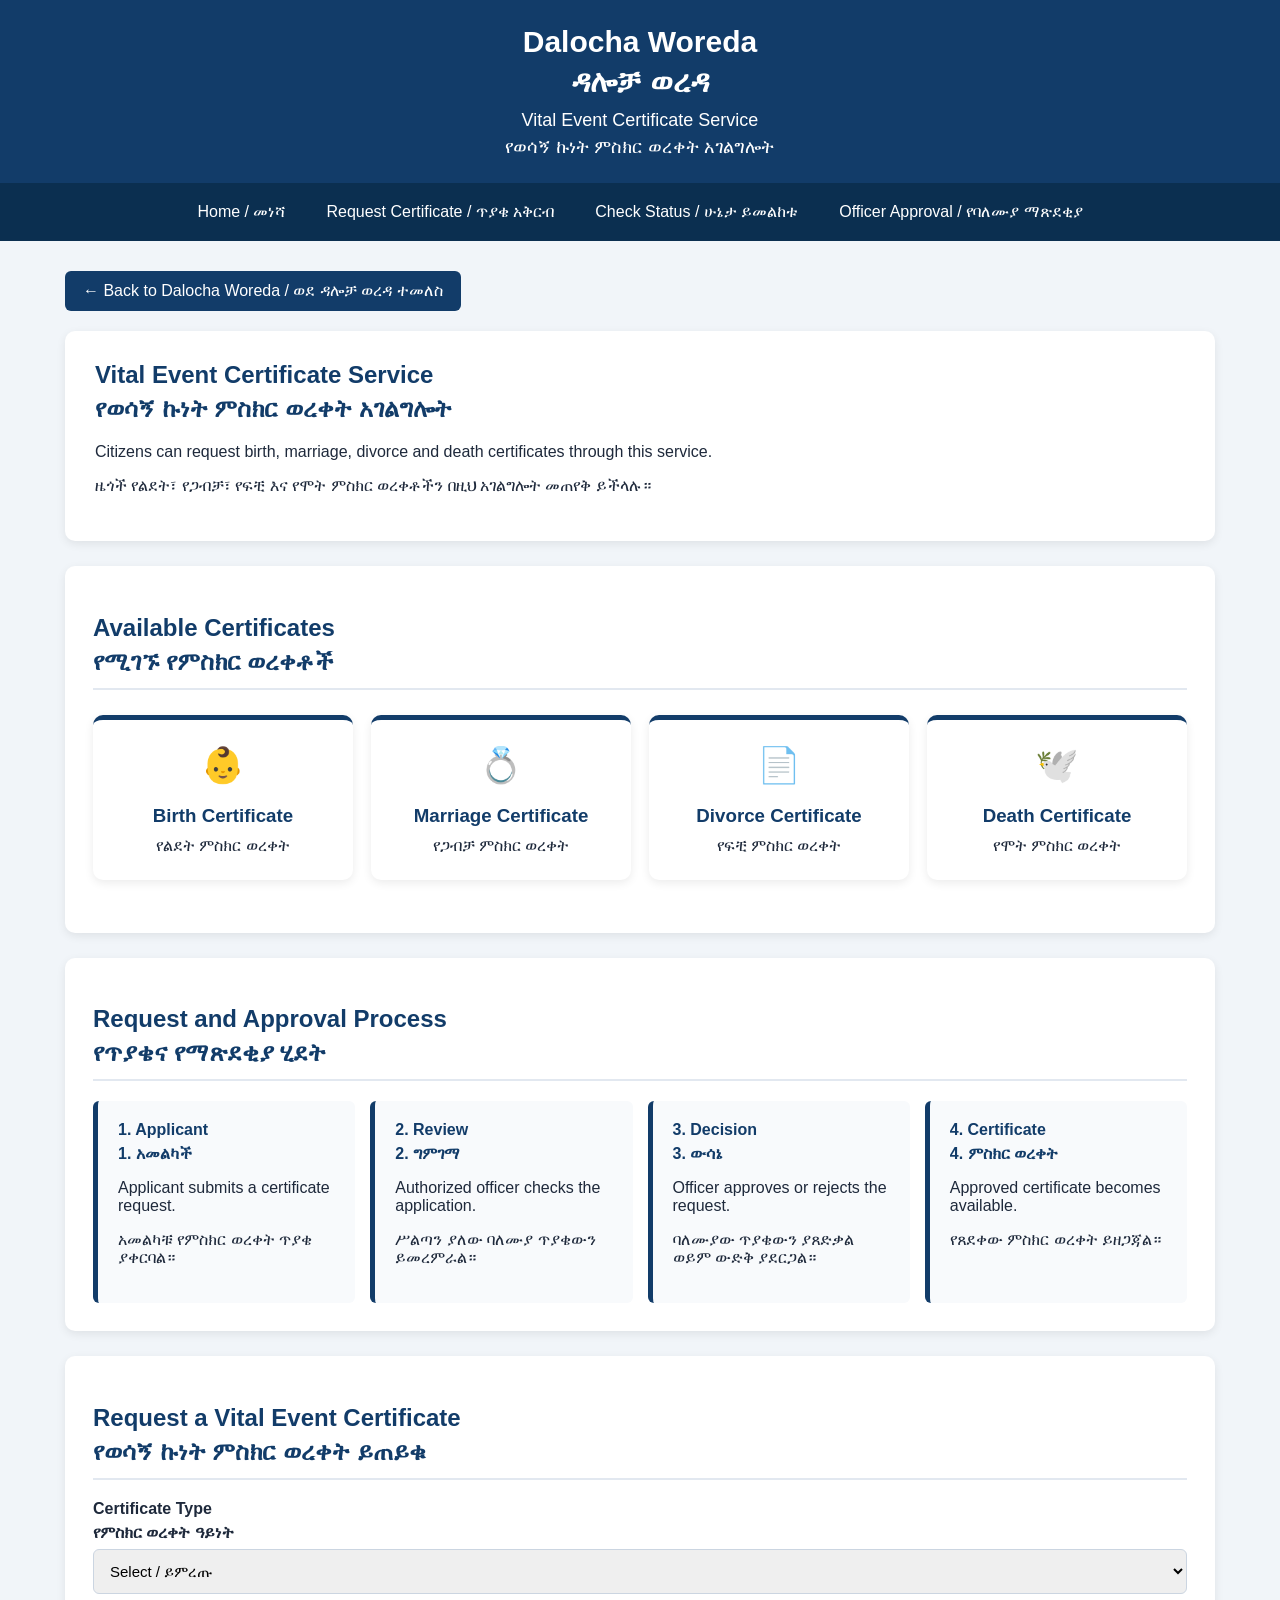
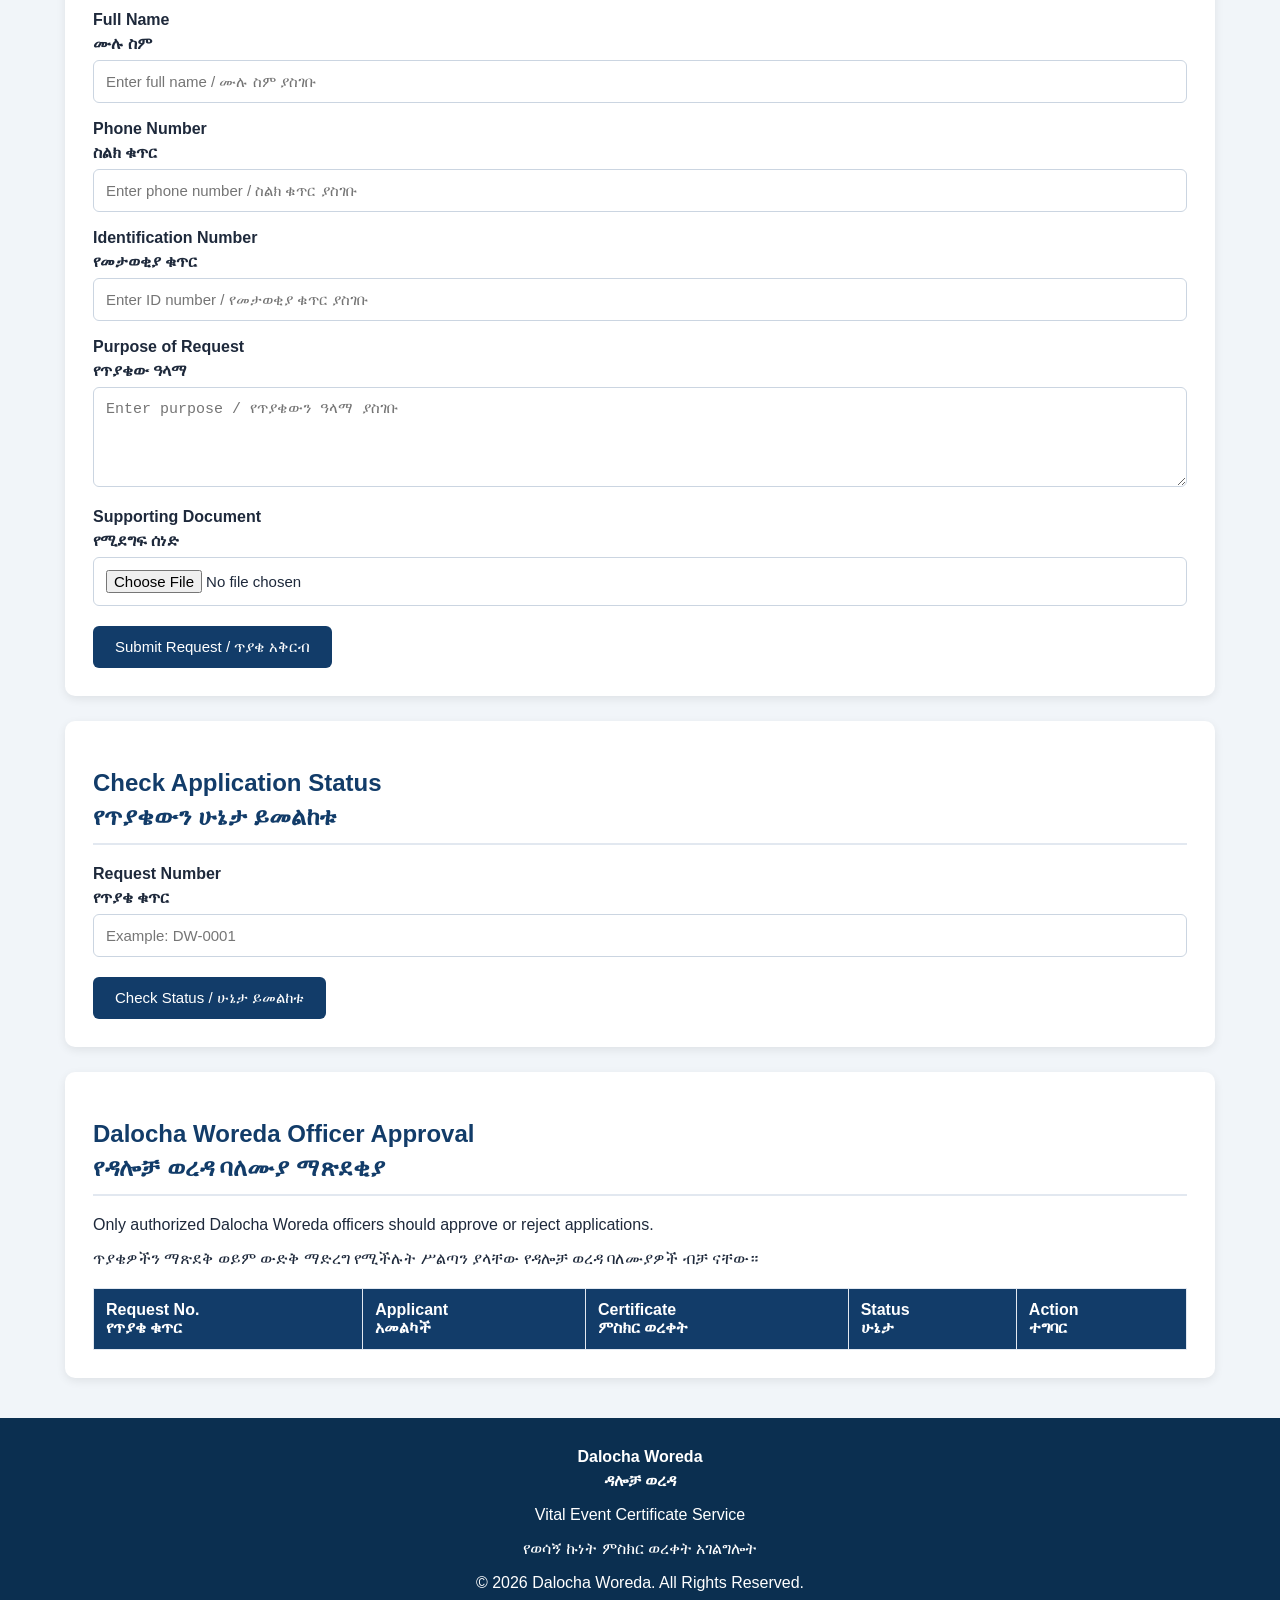
<file: vital-events.html>
<!DOCTYPE html>
<html lang="en">

<head>
  <meta charset="UTF-8">
  <meta name="viewport" content="width=device-width, initial-scale=1.0">

  <title>
    Dalocha Woreda Vital Event Certificate Service |
    የዳሎቻ ወረዳ የወሳኝ ኩነት ምስክር ወረቀት አገልግሎት
  </title>

  <style>

    * {
      box-sizing: border-box;
    }

    body {
      margin: 0;
      font-family: Arial, "Noto Sans Ethiopic", "Abyssinica SIL", sans-serif;
      background: #f1f5f9;
      color: #1e293b;
    }

    /* HEADER */

    header {
      background: #123c69;
      color: white;
      padding: 25px;
      text-align: center;
    }

    header h1 {
      margin: 0;
      font-size: 30px;
    }

    header p {
      margin: 10px 0 0;
      font-size: 18px;
    }

    .am {
      display: block;
      margin-top: 6px;
    }

    /* NAVIGATION */

    nav {
      background: #0b2f50;
      display: flex;
      justify-content: center;
      flex-wrap: wrap;
      gap: 5px;
      padding: 10px;
    }

    nav a {
      color: white;
      text-decoration: none;
      padding: 10px 18px;
      border-radius: 5px;
      transition: 0.2s;
    }

    nav a:hover {
      background: #1d5d91;
    }

    /* CONTAINER */

    .container {
      width: 94%;
      max-width: 1150px;
      margin: 30px auto;
    }

    /* BACK BUTTON */

    .back-home {
      display: inline-block;
      background: #123c69;
      color: white;
      padding: 11px 18px;
      border-radius: 6px;
      text-decoration: none;
      margin-bottom: 20px;
    }

    .back-home:hover {
      background: #0b2f50;
    }

    /* WELCOME */

    .welcome {
      background: white;
      padding: 30px;
      border-radius: 10px;
      box-shadow: 0 3px 10px rgba(0,0,0,0.08);
      margin-bottom: 25px;
    }

    .welcome h2 {
      color: #123c69;
      margin-top: 0;
    }

    /* CARDS */

    .cards {
      display: grid;
      grid-template-columns: repeat(auto-fit, minmax(210px, 1fr));
      gap: 18px;
      margin: 25px 0;
    }

    .card {
      background: white;
      padding: 25px;
      border-radius: 10px;
      text-align: center;
      box-shadow: 0 3px 10px rgba(0,0,0,0.08);
      border-top: 5px solid #123c69;
    }

    .card h3 {
      color: #123c69;
      margin-bottom: 10px;
    }

    .card-icon {
      font-size: 35px;
      color: #123c69;
      margin-bottom: 10px;
    }

    /* SECTIONS */

    .section {
      background: white;
      padding: 28px;
      margin: 25px 0;
      border-radius: 10px;
      box-shadow: 0 3px 10px rgba(0,0,0,0.08);
    }

    .section h2 {
      color: #123c69;
      border-bottom: 2px solid #e2e8f0;
      padding-bottom: 12px;
    }

    /* WORKFLOW */

    .workflow {
      display: grid;
      grid-template-columns: repeat(auto-fit, minmax(190px, 1fr));
      gap: 15px;
      margin-top: 20px;
    }

    .workflow-step {
      background: #f8fafc;
      border-left: 5px solid #123c69;
      padding: 20px;
      border-radius: 6px;
    }

    .workflow-step strong {
      color: #123c69;
      display: block;
      margin-bottom: 8px;
    }

    /* FORMS */

    label {
      display: block;
      margin-top: 17px;
      font-weight: bold;
    }

    input,
    select,
    textarea {
      width: 100%;
      padding: 12px;
      margin-top: 7px;
      border: 1px solid #cbd5e1;
      border-radius: 6px;
      font-size: 15px;
    }

    textarea {
      min-height: 100px;
      resize: vertical;
    }

    input:focus,
    select:focus,
    textarea:focus {
      outline: none;
      border-color: #123c69;
      box-shadow: 0 0 0 2px rgba(18,60,105,0.1);
    }

    /* BUTTONS */

    button {
      border: none;
      padding: 12px 22px;
      border-radius: 6px;
      color: white;
      font-size: 15px;
      cursor: pointer;
      margin-top: 20px;
    }

    .btn-primary {
      background: #123c69;
    }

    .btn-primary:hover {
      background: #0b2f50;
    }

    .btn-success {
      background: #198754;
    }

    .btn-success:hover {
      background: #146c43;
    }

    .btn-danger {
      background: #dc3545;
      margin-left: 8px;
    }

    .btn-danger:hover {
      background: #bb2d3b;
    }

    /* STATUS */

    .status {
      display: inline-block;
      padding: 7px 13px;
      border-radius: 20px;
      background: #fff3cd;
      color: #856404;
      font-weight: bold;
    }

    .status.approved {
      background: #d1e7dd;
      color: #0f5132;
    }

    .status.rejected {
      background: #f8d7da;
      color: #842029;
    }

    /* RESULT */

    .result {
      display: none;
      margin-top: 20px;
      padding: 18px;
      border-radius: 7px;
      background: #d1e7dd;
      color: #0f5132;
      border-left: 5px solid #198754;
    }

    /* TABLE */

    table {
      width: 100%;
      border-collapse: collapse;
      margin-top: 20px;
    }

    th,
    td {
      border: 1px solid #e2e8f0;
      padding: 12px;
      text-align: left;
    }

    th {
      background: #123c69;
      color: white;
    }

    tr:nth-child(even) {
      background: #f8fafc;
    }

    /* CERTIFICATE */

    #certificate {
      display: none;
    }

    .certificate {
      border: 8px double #123c69;
      padding: 35px;
      text-align: center;
      background: white;
    }

    .certificate h1 {
      color: #123c69;
      margin-bottom: 5px;
    }

    .certificate h2 {
      color: #333;
    }

    .certificate-number {
      font-size: 20px;
      font-weight: bold;
      color: #123c69;
      margin: 20px;
    }

    .certificate-info {
      text-align: left;
      max-width: 650px;
      margin: 25px auto;
      line-height: 2;
    }

    .print-button {
      background: #123c69;
      margin-bottom: 25px;
    }

    /* FOOTER */

    footer {
      background: #0b2f50;
      color: white;
      text-align: center;
      padding: 30px;
      margin-top: 40px;
    }

    /* MOBILE */

    @media (max-width: 650px) {

      header h1 {
        font-size: 23px;
      }

      header p {
        font-size: 15px;
      }

      .container {
        width: 92%;
      }

      table {
        font-size: 12px;
      }

      th,
      td {
        padding: 8px;
      }

      .btn-danger {
        margin-left: 0;
      }

    }

    /* PRINT */

    @media print {

      body * {
        visibility: hidden;
      }

      #certificate,
      #certificate * {
        visibility: visible;
      }

      #certificate {
        display: block;
        position: absolute;
        left: 0;
        top: 0;
        width: 100%;
      }

      .print-button {
        display: none;
      }

    }

  </style>
</head>


<body>

<!-- HEADER -->

<header>

  <h1>
    Dalocha Woreda
    <span class="am">ዳሎቻ ወረዳ</span>
  </h1>

  <p>
    Vital Event Certificate Service
    <span class="am">
      የወሳኝ ኩነት ምስክር ወረቀት አገልግሎት
    </span>
  </p>

</header>


<!-- NAVIGATION -->

<nav>

  <a href="index.html">
    Home / መነሻ
  </a>

  <a href="#request">
    Request Certificate / ጥያቄ አቅርብ
  </a>

  <a href="#status">
    Check Status / ሁኔታ ይመልከቱ
  </a>

  <a href="#approval">
    Officer Approval / የባለሙያ ማጽደቂያ
  </a>

</nav>


<div class="container">

  <a href="index.html" class="back-home">
    ← Back to Dalocha Woreda / ወደ ዳሎቻ ወረዳ ተመለስ
  </a>


  <!-- WELCOME -->

  <section class="welcome">

    <h2>
      Vital Event Certificate Service
      <span class="am">
        የወሳኝ ኩነት ምስክር ወረቀት አገልግሎት
      </span>
    </h2>

    <p>
      Citizens can request birth, marriage, divorce and death
      certificates through this service.
    </p>

    <p class="am">
      ዜጎች የልደት፣ የጋብቻ፣ የፍቺ እና የሞት ምስክር
      ወረቀቶችን በዚህ አገልግሎት መጠየቅ ይችላሉ።
    </p>

  </section>


  <!-- CERTIFICATE TYPES -->

  <section class="section">

    <h2>
      Available Certificates
      <span class="am">የሚገኙ የምስክር ወረቀቶች</span>
    </h2>

    <div class="cards">

      <div class="card">

        <div class="card-icon">👶</div>

        <h3>
          Birth Certificate
        </h3>

        <span class="am">
          የልደት ምስክር ወረቀት
        </span>

      </div>


      <div class="card">

        <div class="card-icon">💍</div>

        <h3>
          Marriage Certificate
        </h3>

        <span class="am">
          የጋብቻ ምስክር ወረቀት
        </span>

      </div>


      <div class="card">

        <div class="card-icon">📄</div>

        <h3>
          Divorce Certificate
        </h3>

        <span class="am">
          የፍቺ ምስክር ወረቀት
        </span>

      </div>


      <div class="card">

        <div class="card-icon">🕊️</div>

        <h3>
          Death Certificate
        </h3>

        <span class="am">
          የሞት ምስክር ወረቀት
        </span>

      </div>

    </div>

  </section>


  <!-- WORKFLOW -->

  <section class="section">

    <h2>
      Request and Approval Process
      <span class="am">
        የጥያቄና የማጽደቂያ ሂደት
      </span>
    </h2>

    <div class="workflow">

      <div class="workflow-step">

        <strong>
          1. Applicant
          <span class="am">1. አመልካች</span>
        </strong>

        <p>
          Applicant submits a certificate request.
        </p>

        <p class="am">
          አመልካቹ የምስክር ወረቀት ጥያቄ ያቀርባል።
        </p>

      </div>


      <div class="workflow-step">

        <strong>
          2. Review
          <span class="am">2. ግምገማ</span>
        </strong>

        <p>
          Authorized officer checks the application.
        </p>

        <p class="am">
          ሥልጣን ያለው ባለሙያ ጥያቄውን ይመረምራል።
        </p>

      </div>


      <div class="workflow-step">

        <strong>
          3. Decision
          <span class="am">3. ውሳኔ</span>
        </strong>

        <p>
          Officer approves or rejects the request.
        </p>

        <p class="am">
          ባለሙያው ጥያቄውን ያጸድቃል ወይም ውድቅ ያደርጋል።
        </p>

      </div>


      <div class="workflow-step">

        <strong>
          4. Certificate
          <span class="am">4. ምስክር ወረቀት</span>
        </strong>

        <p>
          Approved certificate becomes available.
        </p>

        <p class="am">
          የጸደቀው ምስክር ወረቀት ይዘጋጃል።
        </p>

      </div>

    </div>

  </section>


  <!-- REQUEST -->

  <section id="request" class="section">

    <h2>
      Request a Vital Event Certificate
      <span class="am">
        የወሳኝ ኩነት ምስክር ወረቀት ይጠይቁ
      </span>
    </h2>


    <form id="requestForm">

      <label>
        Certificate Type
        <span class="am">
          የምስክር ወረቀት ዓይነት
        </span>
      </label>

      <select id="certificateType" required>

        <option value="">
          Select / ይምረጡ
        </option>

        <option value="Birth Certificate">
          Birth Certificate / የልደት ምስክር ወረቀት
        </option>

        <option value="Marriage Certificate">
          Marriage Certificate / የጋብቻ ምስክር ወረቀት
        </option>

        <option value="Divorce Certificate">
          Divorce Certificate / የፍቺ ምስክር ወረቀት
        </option>

        <option value="Death Certificate">
          Death Certificate / የሞት ምስክር ወረቀት
        </option>

      </select>


      <label>
        Full Name
        <span class="am">
          ሙሉ ስም
        </span>
      </label>

      <input
        type="text"
        id="fullName"
        placeholder="Enter full name / ሙሉ ስም ያስገቡ"
        required
      >


      <label>
        Phone Number
        <span class="am">
          ስልክ ቁጥር
        </span>
      </label>

      <input
        type="tel"
        id="phone"
        placeholder="Enter phone number / ስልክ ቁጥር ያስገቡ"
        required
      >


      <label>
        Identification Number
        <span class="am">
          የመታወቂያ ቁጥር
        </span>
      </label>

      <input
        type="text"
        id="idNumber"
        placeholder="Enter ID number / የመታወቂያ ቁጥር ያስገቡ"
        required
      >


      <label>
        Purpose of Request
        <span class="am">
          የጥያቄው ዓላማ
        </span>
      </label>

      <textarea
        id="reason"
        placeholder="Enter purpose / የጥያቄውን ዓላማ ያስገቡ"
        required
      ></textarea>


      <label>
        Supporting Document
        <span class="am">
          የሚደግፍ ሰነድ
        </span>
      </label>

      <input type="file" id="document">


      <button type="submit" class="btn-primary">
        Submit Request / ጥያቄ አቅርብ
      </button>

    </form>


    <div id="requestResult" class="result">

      <strong>
        Request Submitted Successfully!
      </strong>

      <span class="am">
        ጥያቄዎ በተሳካ ሁኔታ ተመዝግቧል!
      </span>

      <br><br>

      Your Request Number:
      <strong id="generatedNumber"></strong>

      <span class="am">
        የጥያቄዎ ቁጥር
      </span>

      <br><br>

      Please keep this number to check your application status.

      <span class="am">
        የጥያቄዎን ሁኔታ ለመከታተል ይህን ቁጥር ይያዙ።
      </span>

    </div>

  </section>


  <!-- STATUS -->

  <section id="status" class="section">

    <h2>
      Check Application Status
      <span class="am">
        የጥያቄውን ሁኔታ ይመልከቱ
      </span>
    </h2>


    <label>
      Request Number
      <span class="am">
        የጥያቄ ቁጥር
      </span>
    </label>

    <input
      type="text"
      id="requestNumber"
      placeholder="Example: DW-0001"
    >


    <button
      class="btn-primary"
      onclick="checkStatus()"
    >
      Check Status / ሁኔታ ይመልከቱ
    </button>


    <div id="statusResult" class="result"></div>

  </section>


  <!-- OFFICER APPROVAL -->

  <section id="approval" class="section">

    <h2>
      Dalocha Woreda Officer Approval
      <span class="am">
        የዳሎቻ ወረዳ ባለሙያ ማጽደቂያ
      </span>
    </h2>


    <p>
      Only authorized Dalocha Woreda officers should approve or reject
      applications.
    </p>

    <p class="am">
      ጥያቄዎችን ማጽደቅ ወይም ውድቅ ማድረግ የሚችሉት
      ሥልጣን ያላቸው የዳሎቻ ወረዳ ባለሙያዎች ብቻ ናቸው።
    </p>


    <table>

      <thead>

        <tr>

          <th>
            Request No.
            <br>
            የጥያቄ ቁጥር
          </th>

          <th>
            Applicant
            <br>
            አመልካች
          </th>

          <th>
            Certificate
            <br>
            ምስክር ወረቀት
          </th>

          <th>
            Status
            <br>
            ሁኔታ
          </th>

          <th>
            Action
            <br>
            ተግባር
          </th>

        </tr>

      </thead>


      <tbody id="approvalTable">

      </tbody>

    </table>

  </section>


  <!-- CERTIFICATE -->

  <section id="certificate" class="section">

    <div class="certificate">

      <button
        class="print-button"
        onclick="window.print()"
      >
        Print Certificate / ምስክር ወረቀት አትም
      </button>


      <h1>
        DALOCHA WOREDA
      </h1>

      <h2>
        ዳሎቻ ወረዳ
      </h2>


      <h2>
        Vital Event Certificate
      </h2>

      <h2>
        የወሳኝ ኩነት ምስክር ወረቀት
      </h2>


      <div class="certificate-number">

        Certificate No:
        <span id="certificateNumber"></span>

      </div>


      <div class="certificate-info">

        <p>
          <strong>Applicant Name:</strong>
          <span id="certificateName"></span>
        </p>

        <p>
          <strong>Certificate Type:</strong>
          <span id="certificateTypeResult"></span>
        </p>

        <p>
          <strong>Identification Number:</strong>
          <span id="certificateId"></span>
        </p>

        <p>
          <strong>Phone:</strong>
          <span id="certificatePhone"></span>
        </p>

        <p>
          <strong>Issue Date:</strong>
          <span id="certificateDate"></span>
        </p>

      </div>


      <h3>
        Authorized by Dalocha Woreda
      </h3>

      <p class="am">
        በዳሎቻ ወረዳ የተፈቀደ
      </p>

    </div>

  </section>

</div>


<!-- FOOTER -->

<footer>

  <strong>
    Dalocha Woreda
    <span class="am">
      ዳሎቻ ወረዳ
    </span>
  </strong>

  <p>
    Vital Event Certificate Service
  </p>

  <p class="am">
    የወሳኝ ኩነት ምስክር ወረቀት አገልግሎት
  </p>

  <p>
    © 2026 Dalocha Woreda. All Rights Reserved.
  </p>

</footer>


<script>

  /*
   * DEMO DATA STORAGE
   *
   * This version uses browser localStorage.
   * For a real government system, replace this
   * with a secure server/database.
   */

  let applications =
    JSON.parse(localStorage.getItem("dalochaApplications")) || [];


  /* GENERATE REQUEST NUMBER */

  function generateRequestNumber() {

    const number =
      String(applications.length + 1).padStart(4, "0");

    return "DW-" + number;
  }


  /* SUBMIT REQUEST */

  document
    .getElementById("requestForm")
    .addEventListener("submit", function(event) {

      event.preventDefault();


      const certificateType =
        document.getElementById("certificateType").value;

      const fullName =
        document.getElementById("fullName").value;

      const phone =
        document.getElementById("phone").value;

      const idNumber =
        document.getElementById("idNumber").value;

      const reason =
        document.getElementById("reason").value;


      const requestNumber =
        generateRequestNumber();


      const application = {

        requestNumber: requestNumber,

        certificateType: certificateType,

        fullName: fullName,

        phone: phone,

        idNumber: idNumber,

        reason: reason,

        status: "Pending",

        submittedDate:
          new Date().toLocaleDateString()

      };


      applications.push(application);


      localStorage.setItem(
        "dalochaApplications",
        JSON.stringify(applications)
      );


      document
        .getElementById("generatedNumber")
        .textContent = requestNumber;


      document
        .getElementById("requestResult")
        .style.display = "block";


      document
        .getElementById("requestForm")
        .reset();


      loadApprovalTable();


      window.location.hash = "request";

    });


  /* LOAD APPLICATIONS */

  function loadApprovalTable() {

    const table =
      document.getElementById("approvalTable");

    table.innerHTML = "";


    applications.forEach(function(app) {

      const row =
        document.createElement("tr");


      let statusClass = "";

      if (app.status === "Approved") {
        statusClass = "approved";
      }

      if (app.status === "Rejected") {
        statusClass = "rejected";
      }


      row.innerHTML = `

        <td>
          ${app.requestNumber}
        </td>

        <td>
          ${app.fullName}
        </td>

        <td>
          ${app.certificateType}
        </td>

        <td>
          <span class="status ${statusClass}">
            ${app.status}
          </span>
        </td>

        <td>

          ${
            app.status === "Pending"

            ?

            `
              <button
                class="btn-success"
                onclick="approveApplication('${app.requestNumber}')"
              >
                Approve
                <br>
                አጽድቅ
              </button>

              <button
                class="btn-danger"
                onclick="rejectApplication('${app.requestNumber}')"
              >
                Reject
                <br>
                ውድቅ አድርግ
              </button>
            `

            :

            app.status === "Approved"

            ?

            `
              <button
                class="btn-success"
                onclick="viewCertificate('${app.requestNumber}')"
              >
                View Certificate
                <br>
                ምስክር ወረቀት ይመልከቱ
              </button>
            `

            :

            `
              Rejected / ውድቅ ተደርጓል
            `
          }

        </td>

      `;


      table.appendChild(row);

    });

  }


  /* APPROVE */

  function approveApplication(requestNumber) {

    const app =
      applications.find(
        item => item.requestNumber === requestNumber
      );


    if (!app) return;


    app.status = "Approved";


    localStorage.setItem(
      "dalochaApplications",
      JSON.stringify(applications)
    );


    loadApprovalTable();


    alert(
      "Application approved successfully.\n" +
      "ጥያቄው በተሳካ ሁኔታ ጸድቋል።"
    );

  }


  /* REJECT */

  function rejectApplication(requestNumber) {

    const app =
      applications.find(
        item => item.requestNumber === requestNumber
      );


    if (!app) return;


    const confirmation =
      confirm(
        "Are you sure you want to reject this application?\n" +
        "ይህን ጥያቄ ውድቅ ማድረግ እርግጠኛ ነዎት?"
      );


    if (!confirmation) return;


    app.status = "Rejected";


    localStorage.setItem(
      "dalochaApplications",
      JSON.stringify(applications)
    );


    loadApprovalTable();


    alert(
      "Application rejected.\n" +
      "ጥያቄው ውድቅ ተደርጓል።"
    );

  }


  /* CHECK STATUS */

  function checkStatus() {

    const requestNumber =
      document
        .getElementById("requestNumber")
        .value
        .trim()
        .toUpperCase();


    const result =
      document.getElementById("statusResult");


    const app =
      applications.find(
        item =>
          item.requestNumber === requestNumber
      );


    result.style.display = "block";


    if (!app) {

      result.style.background = "#f8d7da";

      result.style.color = "#842029";

      result.innerHTML = `

        <strong>
          Application Not Found
        </strong>

        <span class="am">
          ጥያቄው አልተገኘም።
        </span>

      `;

      return;

    }


    result.style.background = "#d1e7dd";

    result.style.color = "#0f5132";


    result.innerHTML = `

      <strong>
        Application:
        ${app.requestNumber}
      </strong>

      <br><br>

      Applicant:
      ${app.fullName}

      <br>

      Certificate:
      ${app.certificateType}

      <br>

      Status:
      <strong>${app.status}</strong>

      <br>

      <span class="am">
        ሁኔታ:
        ${getAmharicStatus(app.status)}
      </span>

      ${
        app.status === "Approved"

        ?

        `
          <br><br>

          <button
            class="btn-success"
            onclick="viewCertificate('${app.requestNumber}')"
          >
            View Certificate /
            ምስክር ወረቀት ይመልከቱ
          </button>
        `

        :

        ""

      }

    `;

  }


  /* AMHARIC STATUS */

  function getAmharicStatus(status) {

    if (status === "Pending") {
      return "በግምገማ ላይ";
    }

    if (status === "Approved") {
      return "ጸድቋል";
    }

    if (status === "Rejected") {
      return "ውድቅ ተደርጓል";
    }

    return status;

  }


  /* VIEW CERTIFICATE */

  function viewCertificate(requestNumber) {

    const app =
      applications.find(
        item => item.requestNumber === requestNumber
      );


    if (!app || app.status !== "Approved") {

      alert(
        "Certificate is not available.\n" +
        "ምስክር ወረቀቱ እስካሁን አልተዘጋጀም።"
      );

      return;

    }


    document
      .getElementById("certificateNumber")
      .textContent =
      "CERT-" + app.requestNumber;


    document
      .getElementById("certificateName")
      .textContent =
      app.fullName;


    document
      .getElementById("certificateTypeResult")
      .textContent =
      app.certificateType;


    document
      .getElementById("certificateId")
      .textContent =
      app.idNumber;


    document
      .getElementById("certificatePhone")
      .textContent =
      app.phone;


    document
      .getElementById("certificateDate")
      .textContent =
      new Date().toLocaleDateString();


    document
      .getElementById("certificate")
      .style.display =
      "block";


    document
      .getElementById("certificate")
      .scrollIntoView({
        behavior: "smooth"
      });

  }


  /* LOAD DATA WHEN PAGE OPENS */

  loadApprovalTable();

</script>


</body>
</html>
</file>
